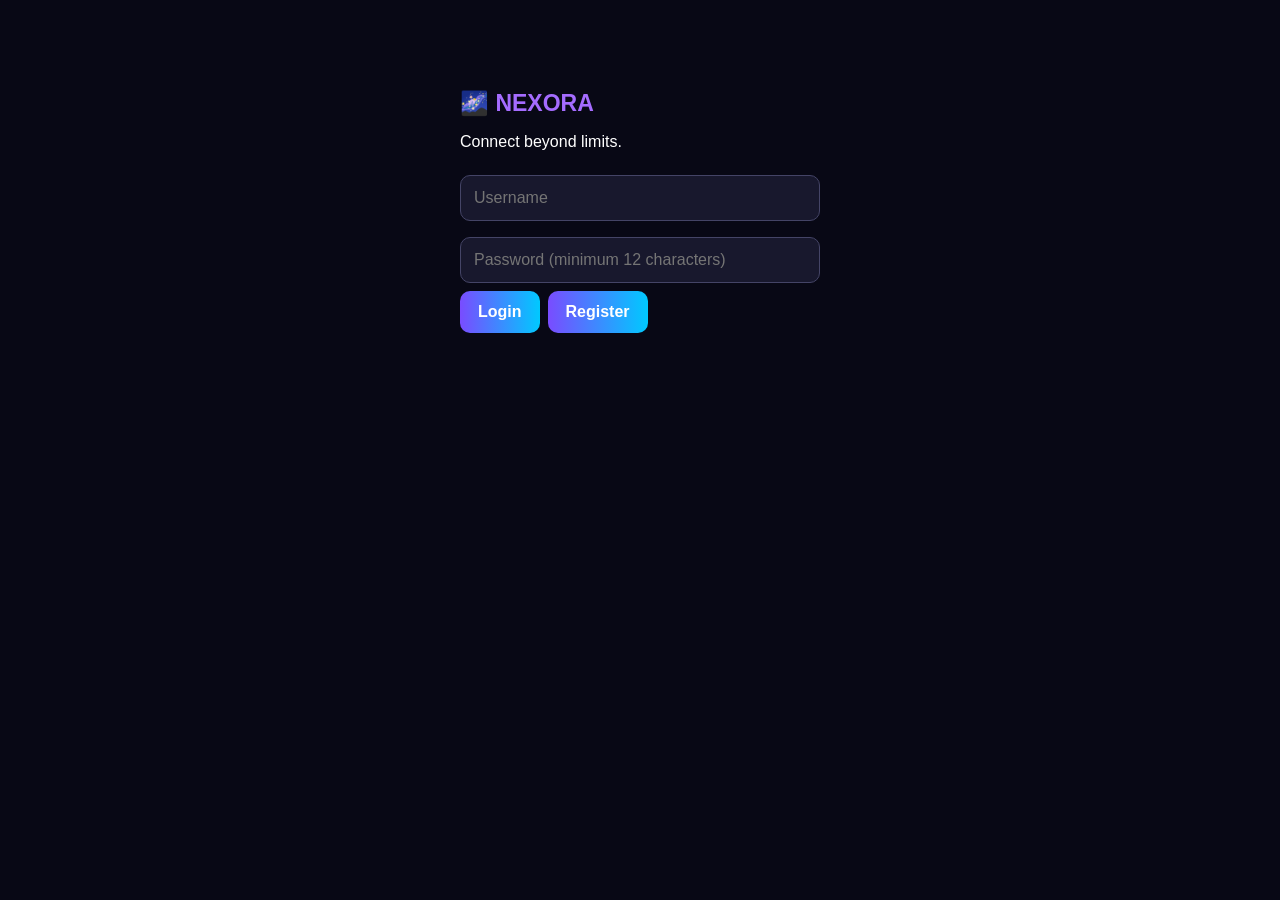
<file: index.html>
<!DOCTYPE html>
<html lang="en">
<head>
<meta charset="UTF-8">
<meta name="viewport" content="width=device-width, initial-scale=1">
<meta name="theme-color" content="#101020">
<title>NEXORA 4.0</title>

<style>
*{box-sizing:border-box}
body{margin:0;background:#080815;color:white;font-family:Arial,sans-serif}
button,input,textarea{font:inherit}
button{cursor:pointer}
header{height:65px;background:#14142a;display:flex;align-items:center;justify-content:space-between;padding:15px;border-bottom:1px solid #303050}
.logo{font-size:23px;font-weight:bold;color:#a56cff}
.icon{background:#292944;color:white;border:0;border-radius:12px;padding:10px;margin-left:6px}
.screen{display:none;padding:16px;padding-bottom:90px}
.screen.active{display:block}
.card{background:#17172d;padding:15px;border-radius:15px;margin:10px 0;cursor:pointer}
.card:hover{background:#252544}
input,textarea{width:100%;padding:13px;margin:8px 0;border:1px solid #444466;border-radius:10px;background:#18182d;color:white}
.primary{background:linear-gradient(90deg,#794cff,#00c9ff);border:0;border-radius:10px;color:white;padding:12px 18px;font-weight:bold}
nav{position:fixed;bottom:0;left:0;right:0;background:#14142a;display:flex;justify-content:space-around;padding:12px;border-top:1px solid #333}
nav button{background:none;border:0;color:#bbb;font-size:15px}
.message{padding:12px;margin:9px 0;border-radius:13px;max-width:80%;overflow-wrap:anywhere}
.mine{background:#5536a8;margin-left:auto}
.theirs{background:#252540;margin-right:auto}
#messages,#aiMessages{height:55vh;overflow:auto;padding:8px}
.row{display:flex;gap:8px}
.row input{flex:1}
#auth{max-width:400px;margin:55px auto;padding:20px}
.small{font-size:12px;color:#aaa}
.error{color:#ff8585}
</style>
</head>

<body>

<div id="auth">
<h1 class="logo">🌌 NEXORA</h1>
<p>Connect beyond limits.</p>
<input id="username" placeholder="Username" autocomplete="username">
<input id="password" type="password" placeholder="Password (minimum 12 characters)">
<div class="row">
<button class="primary" onclick="authenticate('login')">Login</button>
<button class="primary" onclick="authenticate('register')">Register</button>
</div>
<p id="authStatus" class="small"></p>
</div>

<div id="app" style="display:none">

<header>
<span class="logo" onclick="show('chats')">NEXORA</span>
<div>
<button class="icon" onclick="show('search')">➕</button>
<button class="icon" onclick="show('ai')">🤖</button>
</div>
</header>

<section id="chats" class="screen active">
<h2>💬 Chats</h2>
<div id="chatList"></div>
<button class="primary" onclick="show('search')">+ New Chat</button>
</section>

<section id="search" class="screen">
<h2>Find People</h2>
<input id="searchInput" placeholder="Search username..." oninput="searchUsers()">
<div id="searchResults"></div>
</section>

<section id="conversation" class="screen">
<button class="icon" onclick="show('chats')">← Back</button>
<h2 id="chatTitle"></h2>
<div id="messages"></div>
<div class="row">
<input id="messageInput" placeholder="Type a message...">
<button class="primary" onclick="sendMessage()">➤</button>
</div>
</section>

<section id="ai" class="screen">
<h2>🤖 Galaxy AI</h2>
<div id="aiMessages"></div>
<div class="row">
<input id="aiInput" placeholder="Ask Galaxy AI...">
<button class="primary" onclick="sendAI()">➤</button>
</div>
</section>

<section id="videos" class="screen">
<h2>🎥 Videos</h2>
<p>Share YouTube videos with your friends.</p>
<input id="videoURL" placeholder="Paste YouTube URL">
<button class="primary" onclick="addVideo()">Add Video</button>
<div id="videoList"></div>
</section>

<section id="profile" class="screen">
<h2>👤 Profile</h2>
<p id="profileName"></p>
<button class="primary" onclick="logout()">Logout</button>
</section>

<nav>
<button onclick="show('chats')">💬 Chats</button>
<button onclick="show('videos')">🎥 Videos</button>
<button onclick="show('profile')">👤 Profile</button>
</nav>

</div>

<script>
const API="https://nexoragc.mehera1982.workers.dev";
const AI="https://galaxycoreai.mehera1982.workers.dev/";

let token=sessionStorage.getItem("nexora_token");
let me=sessionStorage.getItem("nexora_user");
let currentChat=null;
let inbox=[];
let aiHistory=[];

const $=id=>document.getElementById(id);

function status(message){
 $("authStatus").textContent=message;
}

async function request(path,options={}){
 const headers={
  "Content-Type":"application/json",
  ...(token?{"Authorization":"Bearer "+token}:{}),
  ...(options.headers||{})
 };
 const response=await fetch(API+path,{...options,headers});
 const data=await response.json();
 if(!response.ok)throw new Error(data.error||data.message||"Request failed");
 return data;
}

async function authenticate(type){
 const username=$("username").value.trim();
 const password=$("password").value;
 status("Please wait...");
 try{
  if(type==="register"){
   await request("/register",{
    method:"POST",
    body:JSON.stringify({username,password})
   });
  }
  const data=await request("/login",{
   method:"POST",
   body:JSON.stringify({username,password})
  });
  token=data.token;
  me=data.user.username;
  sessionStorage.setItem("nexora_token",token);
  sessionStorage.setItem("nexora_user",me);
  enterApp();
 }catch(e){status(e.message)}
}

async function enterApp(){
 $("auth").style.display="none";
 $("app").style.display="block";
 $("profileName").textContent="@"+me;
 show("chats");
 await loadInbox();
}

function show(id){
 document.querySelectorAll(".screen").forEach(el=>el.classList.remove("active"));
 $(id).classList.add("active");
 if(id==="chats")loadInbox();
 if(id==="conversation")renderMessages();
}

async function loadInbox(){
 if(!token)return;
 try{
  const data=await request("/inbox");
  inbox=data.messages||[];
  const people=[...new Set(inbox.map(m=>m.sender===me?m.receiver:m.sender))];
  $("chatList").innerHTML="";
  if(!people.length)$("chatList").textContent="No conversations yet. Start a new chat!";
  people.forEach(person=>{
   const card=document.createElement("div");
   card.className="card";
   card.textContent="💬 "+person;
   card.onclick=()=>openChat(person);
   $("chatList").appendChild(card);
  });
  if(currentChat)renderMessages();
 }catch(e){console.error(e)}
}

let searchTimer;
function searchUsers(){
 clearTimeout(searchTimer);
 searchTimer=setTimeout(async()=>{
  const q=$("searchInput").value.trim();
  if(q.length<2){
   $("searchResults").textContent="Enter at least 2 characters.";
   return;
  }
  try{
   const data=await request("/users?q="+encodeURIComponent(q));
   $("searchResults").innerHTML="";
   (data.users||[]).forEach(user=>{
    const name=typeof user==="string"?user:user.username;
    if(name===me)return;
    const card=document.createElement("div");
    card.className="card";
    card.textContent="👤 "+name;
    card.onclick=()=>openChat(name);
    $("searchResults").appendChild(card);
   });
  }catch(e){$("searchResults").textContent=e.message}
 },300);
}

function openChat(name){
 currentChat=name;
 $("chatTitle").textContent="💬 "+name;
 show("conversation");
}

function renderMessages(){
 if(!currentChat)return;
 $("messages").innerHTML="";
 inbox.filter(m=>
  (m.sender===me&&m.receiver===currentChat)||
  (m.receiver===me&&m.sender===currentChat)
 ).reverse().forEach(m=>{
  const div=document.createElement("div");
  div.className="message "+(m.sender===me?"mine":"theirs");
  div.textContent=m.content;
  $("messages").appendChild(div);
 });
 $("messages").scrollTop=$("messages").scrollHeight;
}

async function sendMessage(){
 const content=$("messageInput").value.trim();
 if(!content||!currentChat)return;
 try{
  await request("/send",{
   method:"POST",
   body:JSON.stringify({receiver:currentChat,content})
  });
  $("messageInput").value="";
  await loadInbox();
 }catch(e){alert(e.message)}
}

async function sendAI(){
 const content=$("aiInput").value.trim();
 if(!content)return;
 $("aiInput").value="";
 appendAI("You",content);
 aiHistory.push({role:"user",content});
 try{
  const response=await fetch(AI,{
   method:"POST",
   headers:{"Content-Type":"application/json"},
   body:JSON.stringify({messages:aiHistory})
  });
  if(!response.ok)throw new Error("AI service returned "+response.status);
  const data=await response.json();
  const reply=data.reply||data.response||data.answer||"No AI response received.";
  appendAI("Galaxy AI",reply);
  aiHistory.push({role:"assistant",content:reply});
 }catch(e){
  appendAI("System","Galaxy AI connection failed: "+e.message);
 }
}

function appendAI(who,message){
 const div=document.createElement("div");
 div.className="card";
 div.textContent=who+": "+message;
 $("aiMessages").appendChild(div);
 $("aiMessages").scrollTop=$("aiMessages").scrollHeight;
}

function addVideo(){
 const url=$("videoURL").value.trim();
 let id;
 try{
  const u=new URL(url);
  if(u.hostname==="youtu.be")id=u.pathname.slice(1);
  else if(["youtube.com","www.youtube.com","m.youtube.com"].includes(u.hostname)){
   id=u.searchParams.get("v");
   if(!id&&u.pathname.startsWith("/shorts/"))id=u.pathname.split("/")[2];
  }
 }catch{}
 if(!id||!/^[\w-]{11}$/.test(id)){
  alert("Enter a valid YouTube URL");
  return;
 }
 const iframe=document.createElement("iframe");
 iframe.src="https://www.youtube-nocookie.com/embed/"+id;
 iframe.width="100%";
 iframe.height="220";
 iframe.title="YouTube video";
 iframe.allowFullscreen=true;
 iframe.style.border="0";
 $("videoList").prepend(iframe);
 $("videoURL").value="";
}

async function logout(){
 try{await request("/logout",{method:"POST"})}catch{}
 token=null;
 me=null;
 sessionStorage.removeItem("nexora_token");
 sessionStorage.removeItem("nexora_user");
 $("app").style.display="none";
 $("auth").style.display="block";
}

if(token&&me){
 request("/me").then(()=>enterApp()).catch(()=>{
  sessionStorage.clear();
  token=null;
  me=null;
 });
}

setInterval(()=>{
 if(token&&$("chats").classList.contains("active"))loadInbox();
 if(token&&$("conversation").classList.contains("active"))loadInbox();
},5000);
</script>
</body>
</html>
</file>
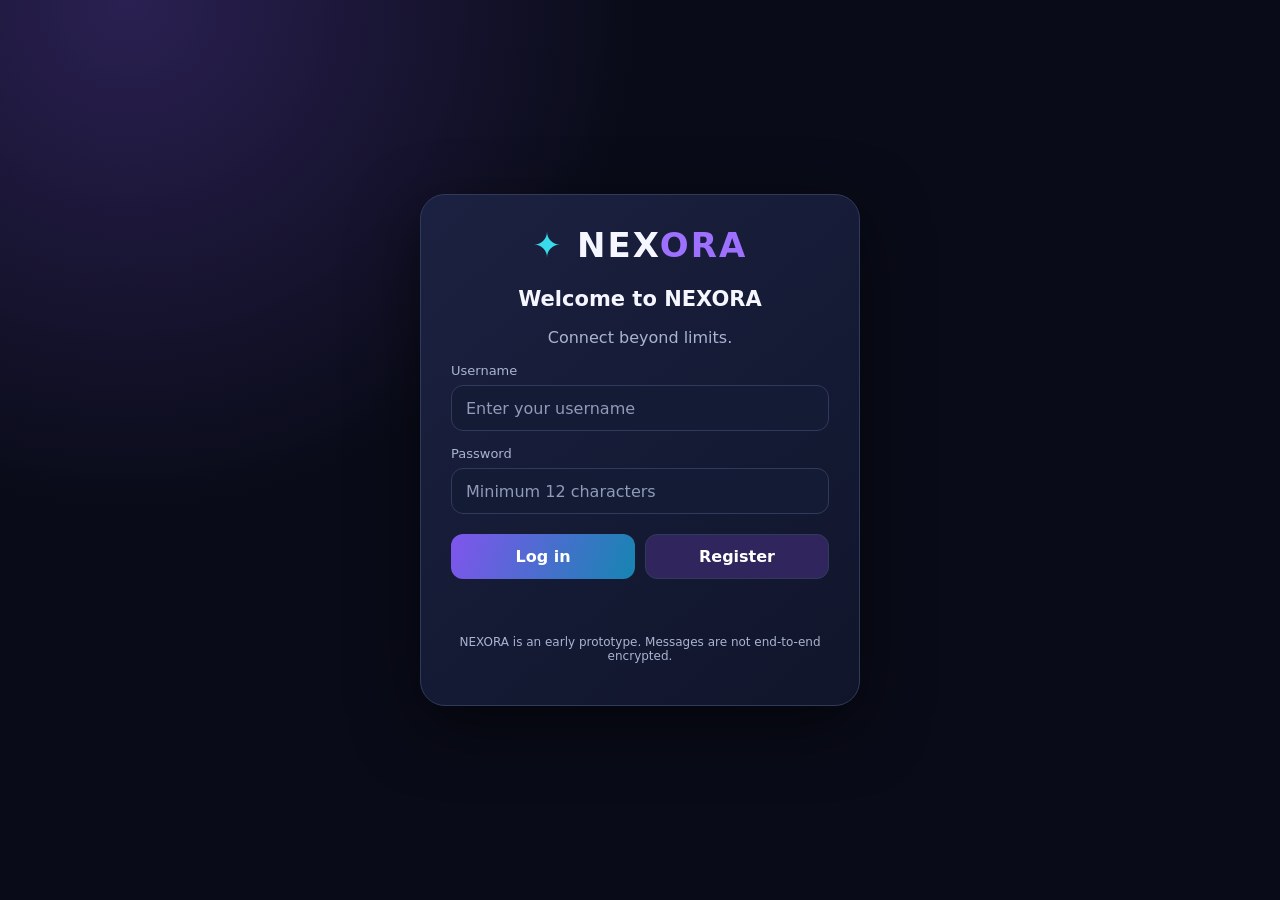
<file: Galaxy-core-main/frontend/nexora socail/index.html>
<!DOCTYPE html>
<html lang="en">

<head>
  <meta charset="UTF-8">

  <meta
    name="viewport"
    content="width=device-width, initial-scale=1, viewport-fit=cover"
  >

  <meta name="theme-color" content="#0b1020">

  <meta
    name="description"
    content="NEXORA — Messaging, Galaxy AI and Videos"
  >

  <title>NEXORA 4.0</title>

  <link rel="manifest" href="./manifest.json">

  <link rel="icon" href="./icon-192.png">

  <link rel="stylesheet" href="./style.css">
</head>

<body>

  <!-- ========================================
       AUTHENTICATION SCREEN
  ========================================= -->

  <section id="auth-screen" class="auth-screen">

    <div class="auth-card">

      <div class="auth-logo">
        <span class="logo-symbol">✦</span>
        NEX<span>ORA</span>
      </div>

      <h2>Welcome to NEXORA</h2>

      <p class="muted">
        Connect beyond limits.
      </p>

      <label for="auth-username">
        Username
      </label>

      <input
        id="auth-username"
        class="input"
        type="text"
        placeholder="Enter your username"
        autocomplete="username"
        maxlength="24"
      >

      <label for="auth-password">
        Password
      </label>

      <input
        id="auth-password"
        class="input"
        type="password"
        placeholder="Minimum 12 characters"
        autocomplete="current-password"
      >

      <div class="auth-buttons">

        <button id="login-btn" class="btn primary">
          Log in
        </button>

        <button id="register-btn" class="btn secondary">
          Register
        </button>

      </div>

      <p id="auth-status" class="status" role="status"></p>

      <p class="small muted">
        NEXORA is an early prototype. Messages are not
        end-to-end encrypted.
      </p>

    </div>

  </section>


  <!-- ========================================
       MAIN APPLICATION
  ========================================= -->

  <div id="app" class="app" hidden>

    <header class="topbar">

      <button id="home-btn" class="brand">
        ✦ NEX<span>ORA</span>
      </button>

      <div class="top-actions">

        <button
          id="refresh-btn"
          class="icon-btn"
          title="Refresh messages"
          aria-label="Refresh messages"
        >
          ↻
        </button>

        <button
          id="new-chat-btn"
          class="icon-btn"
          title="New chat"
          aria-label="New chat"
        >
          ＋
        </button>

        <button
          id="open-ai-btn"
          class="icon-btn ai-trigger"
          title="Galaxy AI"
          aria-label="Open Galaxy AI"
        >
          🤖
        </button>

      </div>

    </header>


    <main class="main">

      <!-- CHATS -->

      <section id="chats-page" class="page active">

        <div class="page-heading">

          <div>
            <h1>Messages 💬</h1>

            <p class="muted">
              Your conversations
            </p>
          </div>

          <span id="connection-status" class="connection">
            ● Connecting
          </span>

        </div>

        <input
          id="chat-filter"
          class="input"
          placeholder="Search conversations..."
        >

        <div id="chat-list" class="chat-list"></div>

        <button id="start-chat-btn" class="btn primary">
          ＋ Start a conversation
        </button>

      </section>


      <!-- DISCOVER -->

      <section id="discover-page" class="page">

        <h1>Find People 🔎</h1>

        <p class="muted">
          Search registered NEXORA accounts.
        </p>

        <input
          id="user-search"
          class="input"
          placeholder="Enter at least two characters..."
          autocomplete="off"
        >

        <div id="search-results" class="chat-list"></div>

      </section>


      <!-- CONVERSATION -->

      <section id="conversation-page" class="page">

        <div class="conversation-header">

          <button id="back-btn" class="icon-btn">
            ←
          </button>

          <div id="peer-avatar" class="avatar">
            ?
          </div>

          <div class="conversation-info">

            <h3 id="peer-name">
              Conversation
            </h3>

            <small class="muted">
              NEXORA Messaging
            </small>

          </div>

          <button id="chat-refresh-btn" class="icon-btn">
            ↻
          </button>

        </div>

        <div
          id="messages"
          class="messages"
          role="log"
          aria-live="polite"
        ></div>

        <!-- NEXORA MESSAGE COMPOSER -->

        <form id="message-form" class="composer">

          <!-- ATTACHMENT BUTTON -->

          <button
            id="attach-btn"
            class="icon-btn"
            type="button"
            title="Share a file"
            aria-label="Attach a file"
          >
            📎
          </button>

          <!-- HIDDEN FILE PICKER -->

          <input
            id="attachment-input"
            type="file"
            accept="image/*,video/*,audio/*,.pdf,.doc,.docx,.txt"
            hidden
          >

          <!-- TEXT MESSAGE -->

          <input
            id="message-input"
            class="input"
            type="text"
            placeholder="Type a message..."
            maxlength="4000"
            autocomplete="off"
          >

          <!-- VOICE RECORDING BUTTON -->

          <button
            id="voice-btn"
            class="icon-btn"
            type="button"
            title="Record voice message"
            aria-label="Record voice message"
          >
            🎤
          </button>

          <!-- SEND BUTTON -->

          <button
            id="send-btn"
            class="btn primary"
            type="submit"
            aria-label="Send message"
          >
            ➤
          </button>

        </form>

        <!-- ATTACHMENT PREVIEW -->

        <div
          id="attachment-preview"
          class="attachment-preview"
          hidden
        >

          <span id="attachment-name"></span>

          <button
            id="remove-attachment-btn"
            class="icon-btn"
            type="button"
            aria-label="Remove attachment"
          >
            ✕
          </button>

        </div>

        <!-- VOICE RECORDING PANEL -->

        <div
          id="voice-panel"
          class="voice-panel"
          hidden
        >

          <span id="recording-status">
            🎤 Ready to record
          </span>

          <span id="recording-timer">
            00:00
          </span>

          <audio
            id="voice-preview"
            controls
            hidden
          ></audio>

          <div class="voice-actions">

            <button
              id="stop-recording-btn"
              class="btn secondary"
              type="button"
            >
              ⏹ Stop
            </button>

            <button
              id="cancel-recording-btn"
              class="btn danger"
              type="button"
            >
              ✕ Cancel
            </button>

            <button
              id="send-voice-btn"
              class="btn primary"
              type="button"
              disabled
            >
              ➤ Send Voice
            </button>

          </div>

        </div>

      </section>


      <!-- VIDEOS -->

      <section id="videos-page" class="page">

        <h1>Videos 🎥</h1>

        <p class="muted">
          Save YouTube videos on your device.
        </p>

        <form id="video-form" class="video-form">

          <input
            id="video-url"
            class="input"
            type="url"
            placeholder="Paste a YouTube URL"
            required
          >

          <button class="btn primary" type="submit">
            Add
          </button>

        </form>

        <div id="video-list" class="video-grid"></div>

      </section>


      <!-- PROFILE -->

      <section id="profile-page" class="page">

        <h1>Your Profile 👤</h1>

        <div class="profile-card">

          <div id="profile-avatar" class="avatar large">
            N
          </div>

          <h2 id="profile-username">
            Username
          </h2>

          <p class="muted">
            NEXORA Member
          </p>

          <label for="theme-select">
            Appearance
          </label>

          <select id="theme-select" class="input">

            <option value="purple">
              Galaxy Purple
            </option>

            <option value="cyan">
              Cyber Cyan
            </option>

            <option value="pink">
              Nebula Pink
            </option>

          </select>

          <button id="logout-btn" class="btn danger">
            Log out
          </button>

        </div>

      </section>

    </main>


    <!-- BOTTOM NAVIGATION -->

    <nav class="bottom-nav">

      <button data-page="chats" class="nav-btn selected">
        💬
        <span>Chats</span>
      </button>

      <button data-page="discover" class="nav-btn">
        🔎
        <span>People</span>
      </button>

      <button data-page="videos" class="nav-btn">
        🎥
        <span>Videos</span>
      </button>

      <button data-page="profile" class="nav-btn">
        👤
        <span>Profile</span>
      </button>

    </nav>

  </div>


  <!-- ========================================
       GALAXY AI FULL SCREEN
  ========================================= -->

  <section id="ai-screen" class="ai-screen" hidden>

    <header class="ai-header">

      <div>

        <h2>🤖 Galaxy AI</h2>

        <small>
          Powered by Galaxy Core
        </small>

      </div>

      <div class="ai-actions">

        <button id="clear-ai-btn" class="icon-btn">
          🗑
        </button>

        <button id="close-ai-btn" class="icon-btn">
          ✕
        </button>

      </div>

    </header>

    <div
      id="ai-messages"
      class="ai-messages"
      role="log"
      aria-live="polite"
    ></div>

    <form id="ai-form" class="ai-composer">

      <input
        id="ai-input"
        class="input"
        placeholder="Ask Galaxy AI anything..."
        maxlength="6000"
      >

      <button
        id="ai-send-btn"
        class="btn primary"
        type="submit"
      >
        ➤
      </button>

    </form>

  </section>


  <!-- TOAST NOTIFICATIONS -->

  <div id="toast" class="toast" hidden></div>

  <script src="./app.js" defer></script>

</body>
</html>
</file>
<file: Galaxy-core-main/frontend/nexora socail/style.css>
/* ==========================================
   NEXORA 4.0
   NEON GALAXY DESIGN
========================================== */

:root {
  --background: #090b18;
  --surface: #11172b;
  --surface-light: #1b2440;
  --surface-hover: #273152;

  --border: #303a5a;

  --text: #f5f6ff;
  --muted: #a9b4d1;

  --accent: #9d70ff;
  --accent-secondary: #38dbea;

  --success: #75efb5;
  --danger: #ff7899;

  --radius: 16px;

  color-scheme: dark;
}


/* GLOBAL */

* {
  box-sizing: border-box;
}

html,
body {
  margin: 0;
  min-height: 100%;
}

body {
  background:
    radial-gradient(
      circle at 10% 0%,
      #2a2052,
      transparent 35%
    ),
    var(--background);

  color: var(--text);

  font-family:
    Inter,
    system-ui,
    -apple-system,
    "Segoe UI",
    Arial,
    sans-serif;
}

button,
input,
select {
  font: inherit;
}

button {
  cursor: pointer;
}

button:disabled {
  opacity: 0.5;
  cursor: not-allowed;
}

button:focus-visible,
input:focus-visible,
select:focus-visible {
  outline: 2px solid var(--accent-secondary);
  outline-offset: 2px;
}

[hidden] {
  display: none !important;
}

h1,
h2,
h3,
p {
  margin-top: 0;
}

h1 {
  font-size: 25px;
}

h2 {
  font-size: 21px;
}

.muted {
  color: var(--muted);
}

.small {
  font-size: 12px;
}


/* BUTTONS */

.btn {
  padding: 12px 18px;

  border: 1px solid var(--border);

  border-radius: 12px;

  color: white;

  background: var(--surface-light);

  font-weight: 700;
}

.btn:hover {
  filter: brightness(1.12);
}

.primary {
  background: linear-gradient(
    110deg,
    #8055ed,
    #1685b1
  );

  border: 0;
}

.secondary {
  background: #30265d;
}

.danger {
  background: #59263e;
  border-color: #944b68;
}

.icon-btn {
  min-width: 43px;
  height: 43px;

  padding: 8px;

  border: 1px solid var(--border);

  border-radius: 13px;

  background: var(--surface-light);

  color: white;

  font-size: 20px;
}

.icon-btn:hover {
  border-color: var(--accent);
}


/* INPUTS */

.input {
  width: 100%;

  min-width: 0;

  min-height: 46px;

  padding: 12px 14px;

  border: 1px solid var(--border);

  border-radius: 12px;

  background: #141b34;

  color: white;
}

.input::placeholder {
  color: #8f9bb9;
}


/* AUTH SCREEN */

.auth-screen {
  min-height: 100dvh;

  display: grid;

  place-items: center;

  padding: 20px;
}

.auth-card {
  width: min(440px, 100%);

  padding: 30px;

  background: linear-gradient(
    140deg,
    #1b2140,
    #10152b
  );

  border: 1px solid var(--border);

  border-radius: 25px;

  box-shadow: 0 20px 65px #0008;
}

.auth-logo {
  text-align: center;

  font-size: 34px;

  font-weight: 900;

  letter-spacing: 2px;

  margin-bottom: 22px;
}

.auth-logo span,
.brand span {
  color: var(--accent);
}

.logo-symbol {
  color: var(--accent-secondary) !important;
}

.auth-card h2 {
  text-align: center;
}

.auth-card p {
  text-align: center;
}

.auth-card label {
  display: block;

  margin-top: 15px;

  margin-bottom: 7px;

  color: var(--muted);

  font-size: 13px;
}

.auth-buttons {
  display: grid;

  grid-template-columns: 1fr 1fr;

  gap: 10px;

  margin-top: 20px;
}

.status {
  min-height: 25px;

  margin-top: 15px;

  color: var(--danger);
}


/* APPLICATION SHELL */

.app {
  max-width: 1160px;

  min-height: 100dvh;

  margin: 0 auto;

  background: #0c1122;

  border-left: 1px solid var(--border);

  border-right: 1px solid var(--border);
}


/* TOP BAR */

.topbar {
  height: 74px;

  position: sticky;

  top: 0;

  z-index: 10;

  display: flex;

  align-items: center;

  justify-content: space-between;

  padding: 12px 20px;

  background: #12182e;

  border-bottom: 1px solid var(--border);
}

.brand {
  border: 0;

  background: none;

  color: white;

  font-size: 23px;

  font-weight: 900;

  letter-spacing: 2px;
}

.top-actions {
  display: flex;

  align-items: center;

  gap: 9px;
}

.ai-trigger {
  background: linear-gradient(
    130deg,
    #6039b3,
    #14769b
  );

  border-color: #8e6af5;
}


/* MAIN CONTENT */

.main {
  padding: 25px 20px 105px;
}

.page {
  display: none;
}

.page.active {
  display: block;
}

.page-heading {
  display: flex;

  justify-content: space-between;

  align-items: flex-start;

  gap: 15px;
}

.connection {
  padding: 7px 11px;

  border-radius: 99px;

  background: #203d3c;

  color: var(--success);

  font-size: 12px;

  white-space: nowrap;
}


/* CHAT LIST */

.chat-list {
  display: grid;

  gap: 11px;

  margin-top: 18px;

  margin-bottom: 18px;
}

.chat-item {
  width: 100%;

  display: flex;

  align-items: center;

  gap: 13px;

  padding: 14px;

  border: 1px solid var(--border);

  border-radius: var(--radius);

  background: var(--surface);

  color: white;

  text-align: left;
}

.chat-item:hover {
  background: var(--surface-hover);
}

.avatar {
  width: 49px;

  height: 49px;

  flex-shrink: 0;

  display: grid;

  place-items: center;

  border-radius: 16px;

  background: linear-gradient(
    135deg,
    #7446d6,
    #1689a5
  );

  color: white;

  font-size: 21px;

  font-weight: 900;
}

.avatar.large {
  width: 85px;

  height: 85px;

  font-size: 36px;
}

.chat-details {
  flex: 1;

  min-width: 0;
}

.chat-details strong {
  display: block;
}

.chat-details p {
  margin: 5px 0 0;

  color: var(--muted);

  font-size: 13px;

  white-space: nowrap;

  overflow: hidden;

  text-overflow: ellipsis;
}

.chat-item time {
  color: var(--muted);

  font-size: 11px;
}

.empty {
  padding: 35px 18px;

  text-align: center;

  color: var(--muted);

  border: 1px dashed #475273;

  border-radius: 17px;
}


/* CONVERSATION */

.conversation-header {
  display: flex;

  align-items: center;

  gap: 12px;

  padding-bottom: 15px;

  border-bottom: 1px solid var(--border);
}

.conversation-info {
  flex: 1;
}

.conversation-info h3 {
  margin-bottom: 4px;
}

.messages {
  height: calc(100dvh - 290px);

  min-height: 280px;

  display: flex;

  flex-direction: column;

  gap: 11px;

  padding: 20px 5px;

  overflow-y: auto;
}

.bubble {
  max-width: min(80%, 550px);

  padding: 12px 15px;

  border-radius: 17px;

  border: 1px solid var(--border);

  white-space: pre-wrap;

  overflow-wrap: anywhere;

  line-height: 1.5;
}

.bubble.mine {
  align-self: flex-end;

  background: linear-gradient(
    135deg,
    #6042a9,
    #43368d
  );

  border-color: #7055b3;

  border-bottom-right-radius: 4px;
}

.bubble.theirs {
  align-self: flex-start;

  background: #1d2744;

  border-bottom-left-radius: 4px;
}

.bubble time {
  display: block;

  margin-top: 6px;

  text-align: right;

  font-size: 10px;

  opacity: 0.65;
}

.composer {
  display: flex;

  gap: 10px;

  padding: 12px 0;

  border-top: 1px solid var(--border);
}

.composer .input {
  flex: 1;
}


/* VIDEOS */

.video-form {
  display: flex;

  gap: 10px;
}

.video-form .input {
  flex: 1;
}

.video-grid {
  display: grid;

  grid-template-columns: repeat(
    auto-fit,
    minmax(260px, 1fr)
  );

  gap: 15px;

  margin-top: 20px;
}

.video-card {
  padding: 12px;

  background: var(--surface);

  border: 1px solid var(--border);

  border-radius: 17px;
}

.video-card iframe {
  width: 100%;

  aspect-ratio: 16 / 9;

  border: 0;

  border-radius: 10px;
}

.video-card button {
  margin-top: 10px;
}


/* PROFILE */

.profile-card {
  max-width: 450px;

  display: grid;

  gap: 15px;

  padding: 25px;

  background: var(--surface);

  border: 1px solid var(--border);

  border-radius: 20px;
}

.profile-card label {
  color: var(--muted);

  font-size: 13px;
}


/* BOTTOM NAVIGATION */

.bottom-nav {
  position: fixed;

  bottom: 0;

  left: 50%;

  transform: translateX(-50%);

  width: min(100%, 1160px);

  display: flex;

  justify-content: space-around;

  padding: 9px 8px max(9px, env(safe-area-inset-bottom));

  background: #12182ef5;

  border-top: 1px solid var(--border);

  z-index: 10;
}

.nav-btn {
  display: grid;

  gap: 3px;

  place-items: center;

  padding: 8px 18px;

  border: 0;

  background: none;

  color: var(--muted);

  font-size: 20px;
}

.nav-btn span {
  font-size: 11px;
}

.nav-btn.selected {
  background: #332654;

  color: white;
}


/* GALAXY AI */

.ai-screen {
  position: fixed;

  inset: 0;

  z-index: 50;

  display: flex;

  flex-direction: column;

  background: var(--background);
}

.ai-header {
  display: flex;

  align-items: center;

  justify-content: space-between;

  padding: 15px 20px;

  background: #151b35;

  border-bottom: 1px solid var(--border);
}

.ai-header h2 {
  margin-bottom: 4px;
}

.ai-actions {
  display: flex;

  gap: 8px;
}

.ai-messages {
  flex: 1;

  width: min(100%, 900px);

  margin: 0 auto;

  padding: 20px;

  display: flex;

  flex-direction: column;

  gap: 12px;

  overflow-y: auto;
}

.ai-composer {
  width: min(100%, 900px);

  margin: 0 auto;

  display: flex;

  gap: 10px;

  padding: 15px;

  border-top: 1px solid var(--border);
}

.ai-composer .input {
  flex: 1;
}


/* TOAST */

.toast {
  position: fixed;

  bottom: 100px;

  left: 50%;

  transform: translateX(-50%);

  z-index: 100;

  padding: 13px 18px;

  border: 1px solid #7180a8;

  border-radius: 13px;

  background: #33405f;

  color: white;

  box-shadow: 0 10px 40px #0008;
}


/* MOBILE */

@media (max-width: 600px) {

  .topbar {
    height: 65px;

    padding: 10px 12px;
  }

  .brand {
    font-size: 19px;
  }

  .main {
    padding: 17px 12px 95px;
  }

  .messages {
    height: calc(100dvh - 260px);
  }

  .bubble {
    max-width: 88%;
  }

  .nav-btn {
    padding: 8px 11px;
  }

  .auth-card {
    padding: 22px;
  }

  .page-heading {
    flex-wrap: wrap;
  }

}
</file>
